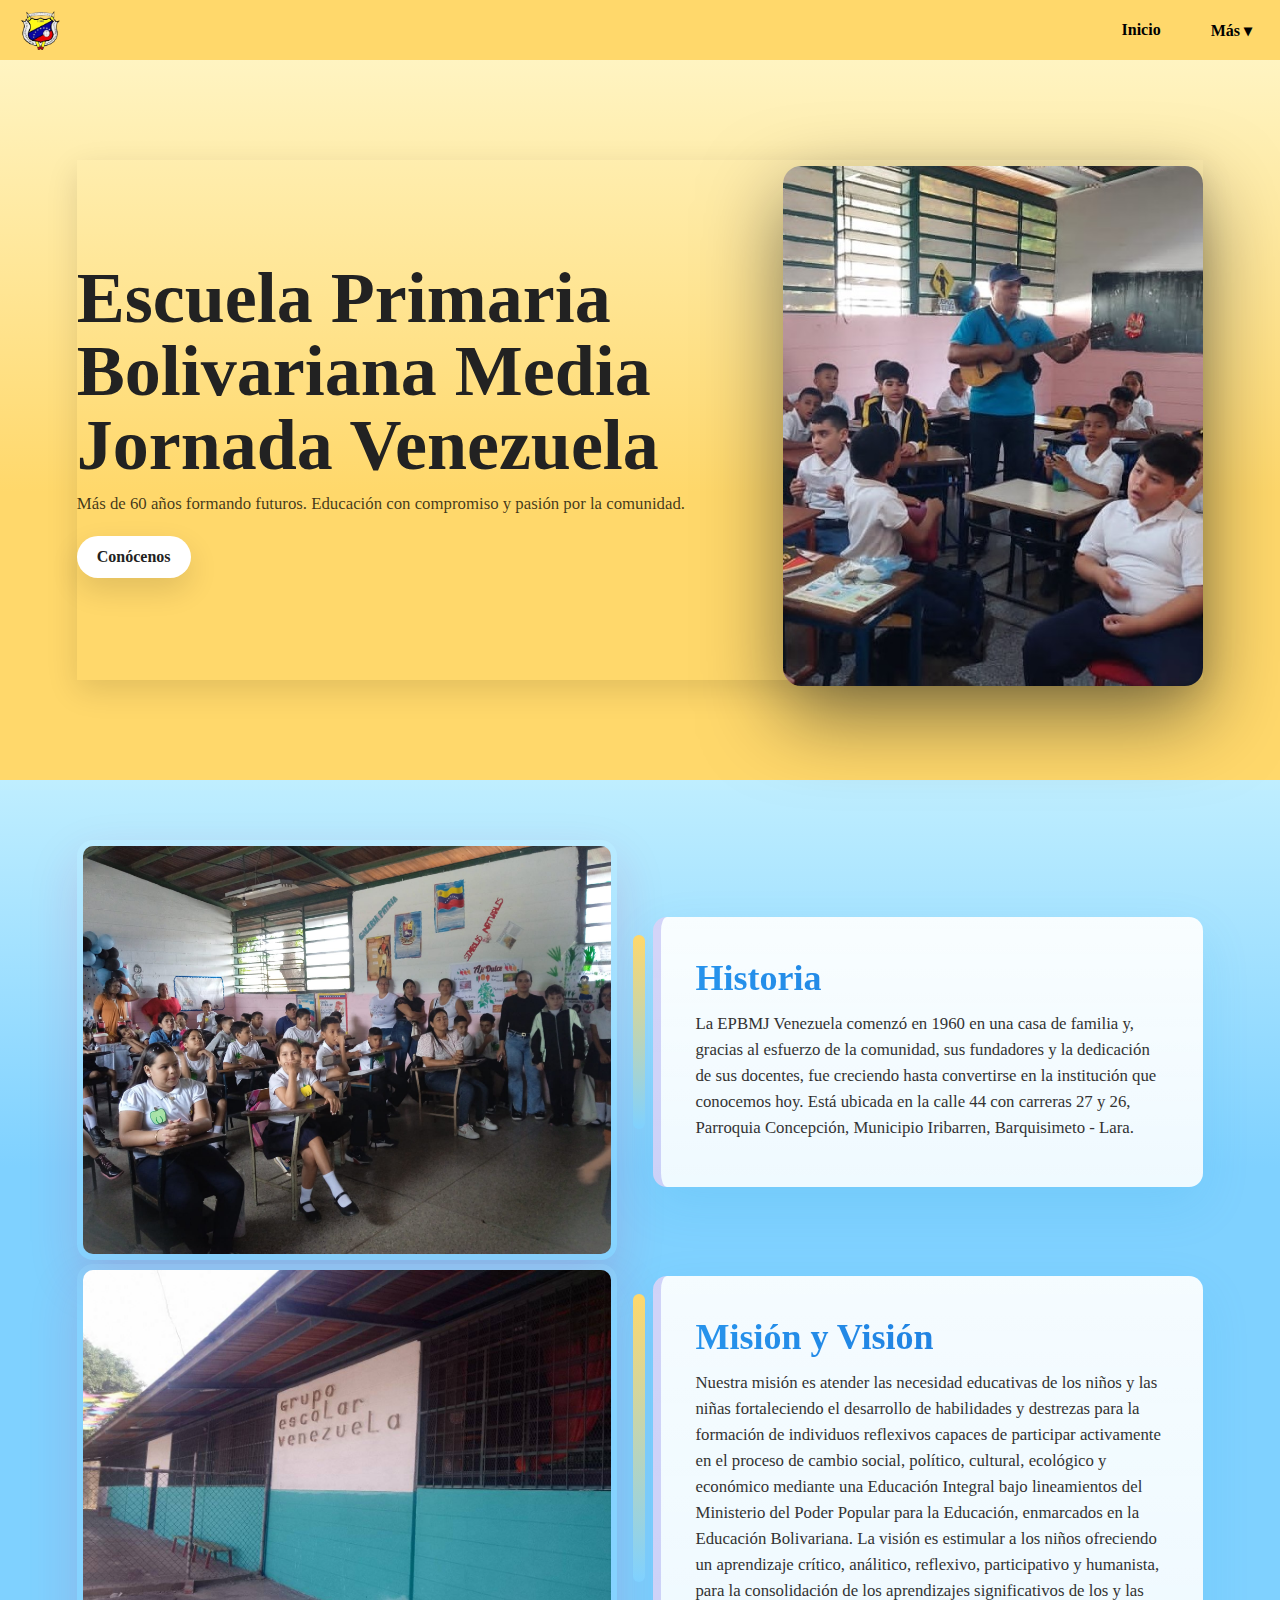
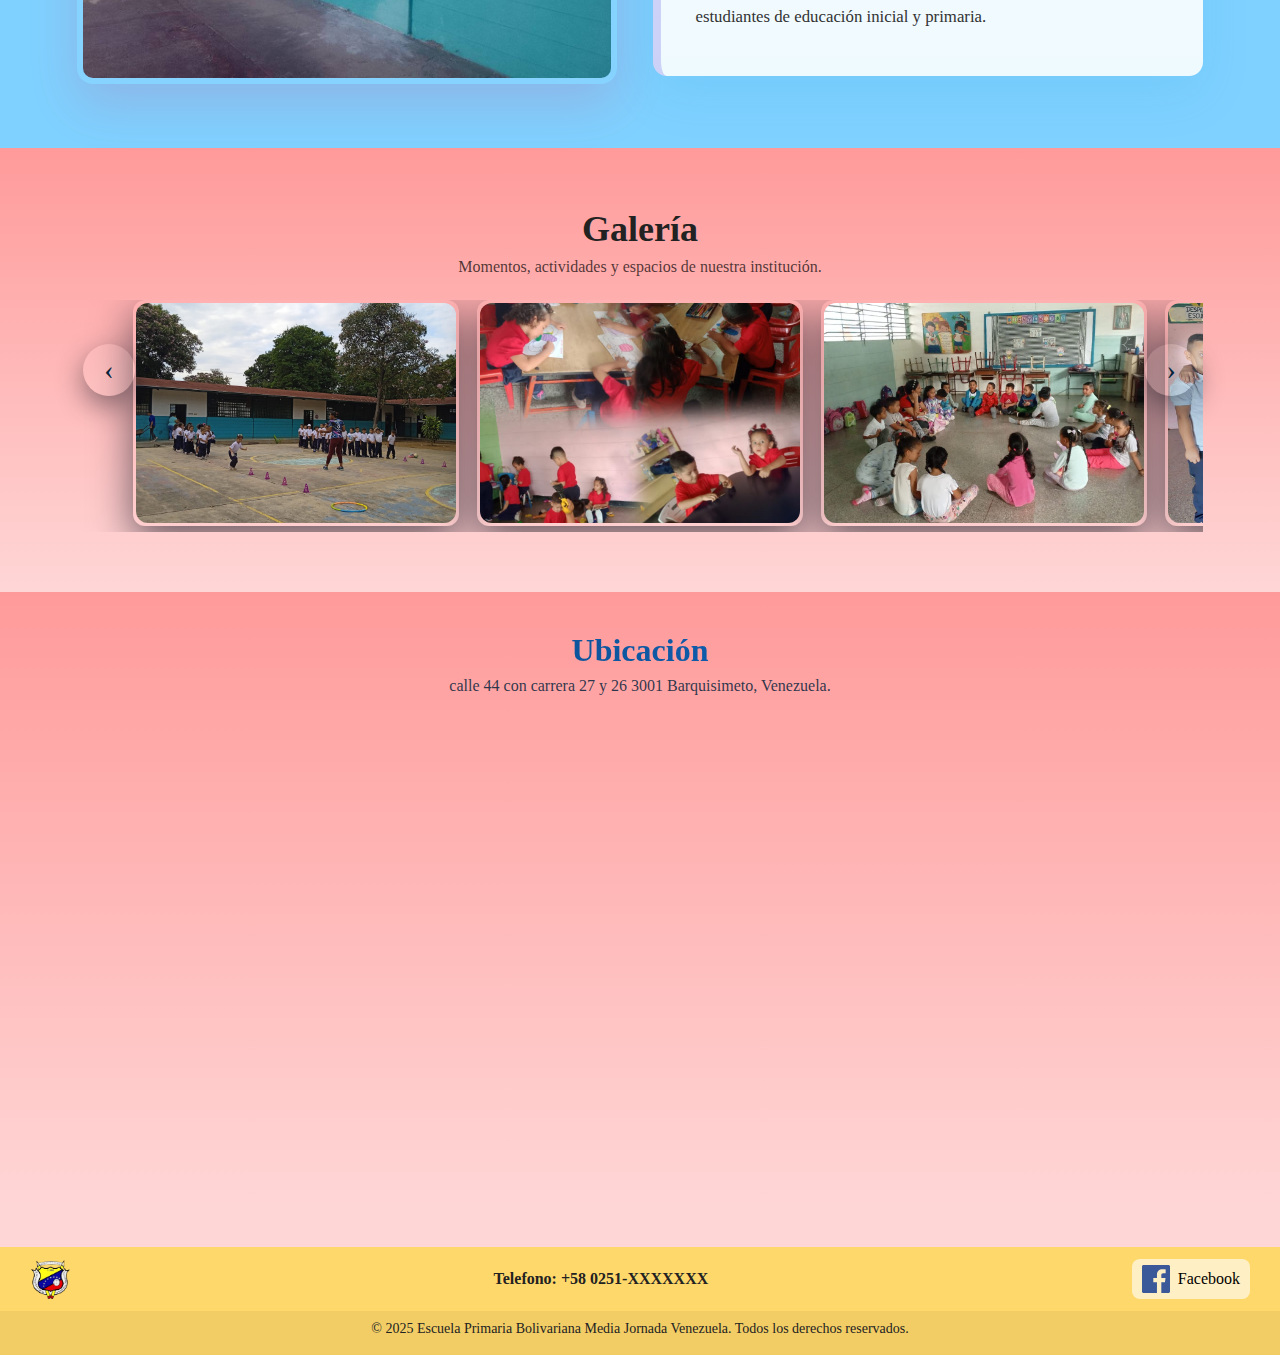
<file: index.html>
<!DOCTYPE html>
<html>
<head>
	<meta charset="utf-8">
	<meta name="viewport" content="width=device-width, initial-scale=1">
	<title>Escuela Primaria Media Jornada Venezuela</title>
	<link rel="stylesheet" href="archivos/css/style.css">
</head>
<body>
<header>
	<!-- SECCIÓN: Cabecera -->
	<nav class="cabecera">
		<img src="archivos/imgs/logoo.png" alt="logo de la institucion" class="logo">
		<details class="menu" role="navigation">
			<summary class="menu-summary" aria-haspopup="true">Menú ▾</summary>
		</details>
		<div class="items-cabecera" id="main-nav">
			<a href="#">Inicio</a>
			<details class="dropdown" role="menu">
				<summary class="drop-btn" aria-haspopup="true">Más ▾</summary>
				<ul class="drop-menu" role="menu" aria-label="Más">
					<li role="menuitem"><a href="#Nosotros">Nosotros</a></li>
					<li role="menuitem"><a href="#Galeria">Galeria</a></li>
					<li role="menuitem"><a href="#Ubicacion">Ubicacion</a></li>
					<li role="menuitem"><a href="Manual/Manual.html">Manual De Usuario</a></li>
				</ul>
			</details>
		</div>
	</nav>
    </header>
<!-- SECCIÓN: Inicio -->
	<section class="inicio">
		<div class="inicio-inner">
			<div class="i-left">
				<h1 class="hero-title">Escuela Primaria Bolivariana Media Jornada Venezuela</h1>
				<p class="hero-sub">Más de 60 años formando futuros. Educación con compromiso y pasión por la comunidad.</p>
				<a href="#Nosotros" class="cta-btn">Conócenos</a>
			</div>
			<div class="i-right" aria-hidden="true"></div>
		</div>
	</section>


<!-- SECCIÓN: Historia -->
	<section class="Nosotros" id="Nosotros">
		<div class="nosotros-inner">
			<div class="n-left" aria-hidden="true">
				<img src="archivos/imgs/aula1.jpg" alt="Aula histórica" class="imagen-01">
			</div>
			<div class="n-right">
				<div class="n-card">
					<div class="n-accent"></div>
					<h2 class="n-titulo">Historia</h2>
					<p class="n-info">La EPBMJ Venezuela comenzó en 1960 en una casa de familia y, gracias al esfuerzo de la comunidad, sus fundadores y la dedicación de sus docentes, fue creciendo hasta convertirse en la institución que conocemos hoy. Está ubicada en la calle 44 con carreras 27 y 26, Parroquia Concepción, Municipio Iribarren, Barquisimeto - Lara.</p>
					<a href="#" class="cta-small">Leer más</a>
				</div>
			</div>
		</div>
	    
		<div class="nosotros-inner">
			<div class="n-left" aria-hidden="true">
				<img src="archivos/imgs/frente.jpg" alt="Aula histórica" class="imagen-01">
			</div>
			<div class="n-right">
				<div class="n-card">
					<div class="n-accent"></div>
					<h2 class="n-titulo">Misión y Visión</h2>
					<p class="n-info">Nuestra misión es atender las necesidad educativas de los niños y las niñas fortaleciendo el desarrollo de habilidades y destrezas para la formación de individuos reflexivos capaces de participar activamente en el proceso de cambio social, político, cultural, ecológico y económico mediante una Educación Integral bajo lineamientos del Ministerio del Poder Popular para la Educación, enmarcados en la Educación Bolivariana. La visión es estimular a los niños ofreciendo un aprendizaje crítico, análitico, reflexivo, participativo y humanista, para la consolidación de los aprendizajes significativos de los y las estudiantes de educación inicial y primaria.</p>
					<a href="#" class="cta-small">Leer más</a>
				</div>
			</div>
		</div>
	</section>

	<!-- SECCIÓN: Galería -->
	<section class="galeria" id="Galeria">
		<div class="galeria-inner">
			<h2 class="g-title">Galería</h2>
			<p class="g-sub">Momentos, actividades y espacios de nuestra institución.</p>
			<div class="galeria-grid">
				<div class="g-item" id="slide1">
					<a class="g-prev" href="#slide6" aria-label="Anterior">‹</a>
					<img src="archivos/imgs/slider1.jpg" alt="Galeria 1">
					<a class="g-next" href="#slide2" aria-label="Siguiente">›</a>
				</div>
				<div class="g-item" id="slide2">
					<a class="g-prev" href="#slide1" aria-label="Anterior">‹</a>
					<img src="archivos/imgs/slider2.jpg" alt="Galeria 2">
					<a class="g-next" href="#slide3" aria-label="Siguiente">›</a>
				</div>
				<div class="g-item" id="slide3">
					<a class="g-prev" href="#slide2" aria-label="Anterior">‹</a>
					<img src="archivos/imgs/slider3.jpg" alt="Galeria 3">
					<a class="g-next" href="#slide4" aria-label="Siguiente">›</a>
				</div>
				<div class="g-item" id="slide4">
					<a class="g-prev" href="#slide3" aria-label="Anterior">‹</a>
					<img src="archivos/imgs/slider4.jpg" alt="Galeria 4">
					<a class="g-next" href="#slide5" aria-label="Siguiente">›</a>
				</div>
				<div class="g-item" id="slide5">
					<a class="g-prev" href="#slide4" aria-label="Anterior">‹</a>
					<img src="archivos/imgs/slider5.jpg" alt="Galeria 5">
					<a class="g-next" href="#slide6" aria-label="Siguiente">›</a>
				</div>
				<div class="g-item" id="slide6">
					<a class="g-prev" href="#slide5" aria-label="Anterior">‹</a>
					<img src="archivos/imgs/slider6.jpg" alt="Galeria 6">
					<a class="g-next" href="#slide1" aria-label="Siguiente">›</a>
				</div>
			</div>

			<!-- SECCIÓN: Controles Galería -->
			<button class="g-prev-global" aria-label="Anterior galería">‹</button>
			<button class="g-next-global" aria-label="Siguiente galería">›</button>
		</div>
	</section>
<!-- SECCIÓN: Ubicación -->
	<section class="ubicacion" id="Ubicacion">
		<div class="ubicacion-inner">
			<h2 class="u-title">Ubicación</h2>
			<p class="u-sub">calle 44 con carrera 27 y 26 3001 Barquisimeto, Venezuela.</p>
			<iframe src="https://www.google.com/maps/embed?pb=!1m18!1m12!1m3!1d982.0824631985554!2d-69.3364106118651!3d10.07203538055458!2m3!1f0!2f0!3f0!3m2!1i1024!2i768!4f13.1!3m3!1m2!1s0x8e8766fdfe63926f%3A0xd8ed5da8af1f9655!2sUnidad%20Educativa%20Venezuela!5e0!3m2!1ses-419!2sve!4v1761876866761!5m2!1ses-419!2sve"
			 width="600" height="450" style="border:0;" allowfullscreen="" loading="lazy" referrerpolicy="no-referrer-when-downgrade"></iframe>
		</div>
	</section>

	<footer>
<!-- SECCIÓN: Footer -->
	<div class="footer-inferior" id="Footer-Final">
		<div class="footer-izquierdo">
			<img src="archivos/imgs/logoo.png" alt="logo pequeño" class="footer-logo">
		</div>
		<div class="footer-centro">
			<p class="phone">Telefono: +58 0251-XXXXXXX</p>
		</div>
	<div class="footer-derecho">
		<a class="facebook-link" href="https://www.facebook.com/p/Escuela-Primaria-Bolivariana-Media-Jornada-Venezuela-Fundada-el-28051957-100064070348200/" title="Visítanos en Facebook" aria-label="Facebook" target="_blank" rel="noopener noreferrer">
	<!-- SECCIÓN: Icono FB -->
		<svg xmlns="http://www.w3.org/2000/svg" width="28" height="28" viewBox="0 0 24 24" fill="#3b5998" aria-hidden="true">
		<path d="M22.675 0h-21.35C.597 0 0 .597 0 1.326v21.348C0 23.403.597 24 1.326 24H12.82v-9.294H9.692v-3.622h3.128V8.413c0-3.1 1.893-4.788 4.659-4.788 1.325 0 2.463.099 2.795.143v3.24l-1.918.001c-1.504 0-1.796.715-1.796 1.763v2.312h3.587l-.467 3.622h-3.12V24h6.116C23.403 24 24 23.403 24 22.674V1.326C24 .597 23.403 0 22.675 0z"/>
		</svg>
		<span class="facebook-text">Facebook</span>
		</a>
		</div>
	</div>

	<div class="footer-bottom">
		<p>&copy; 2025 Escuela Primaria Bolivariana Media Jornada Venezuela. Todos los derechos reservados.</p>
	</div>
</footer>

<!-- SECCIÓN: Carousel JS -->
	<script src="archivos/JS/carousel.js"></script>
</body>
</html>
</file>
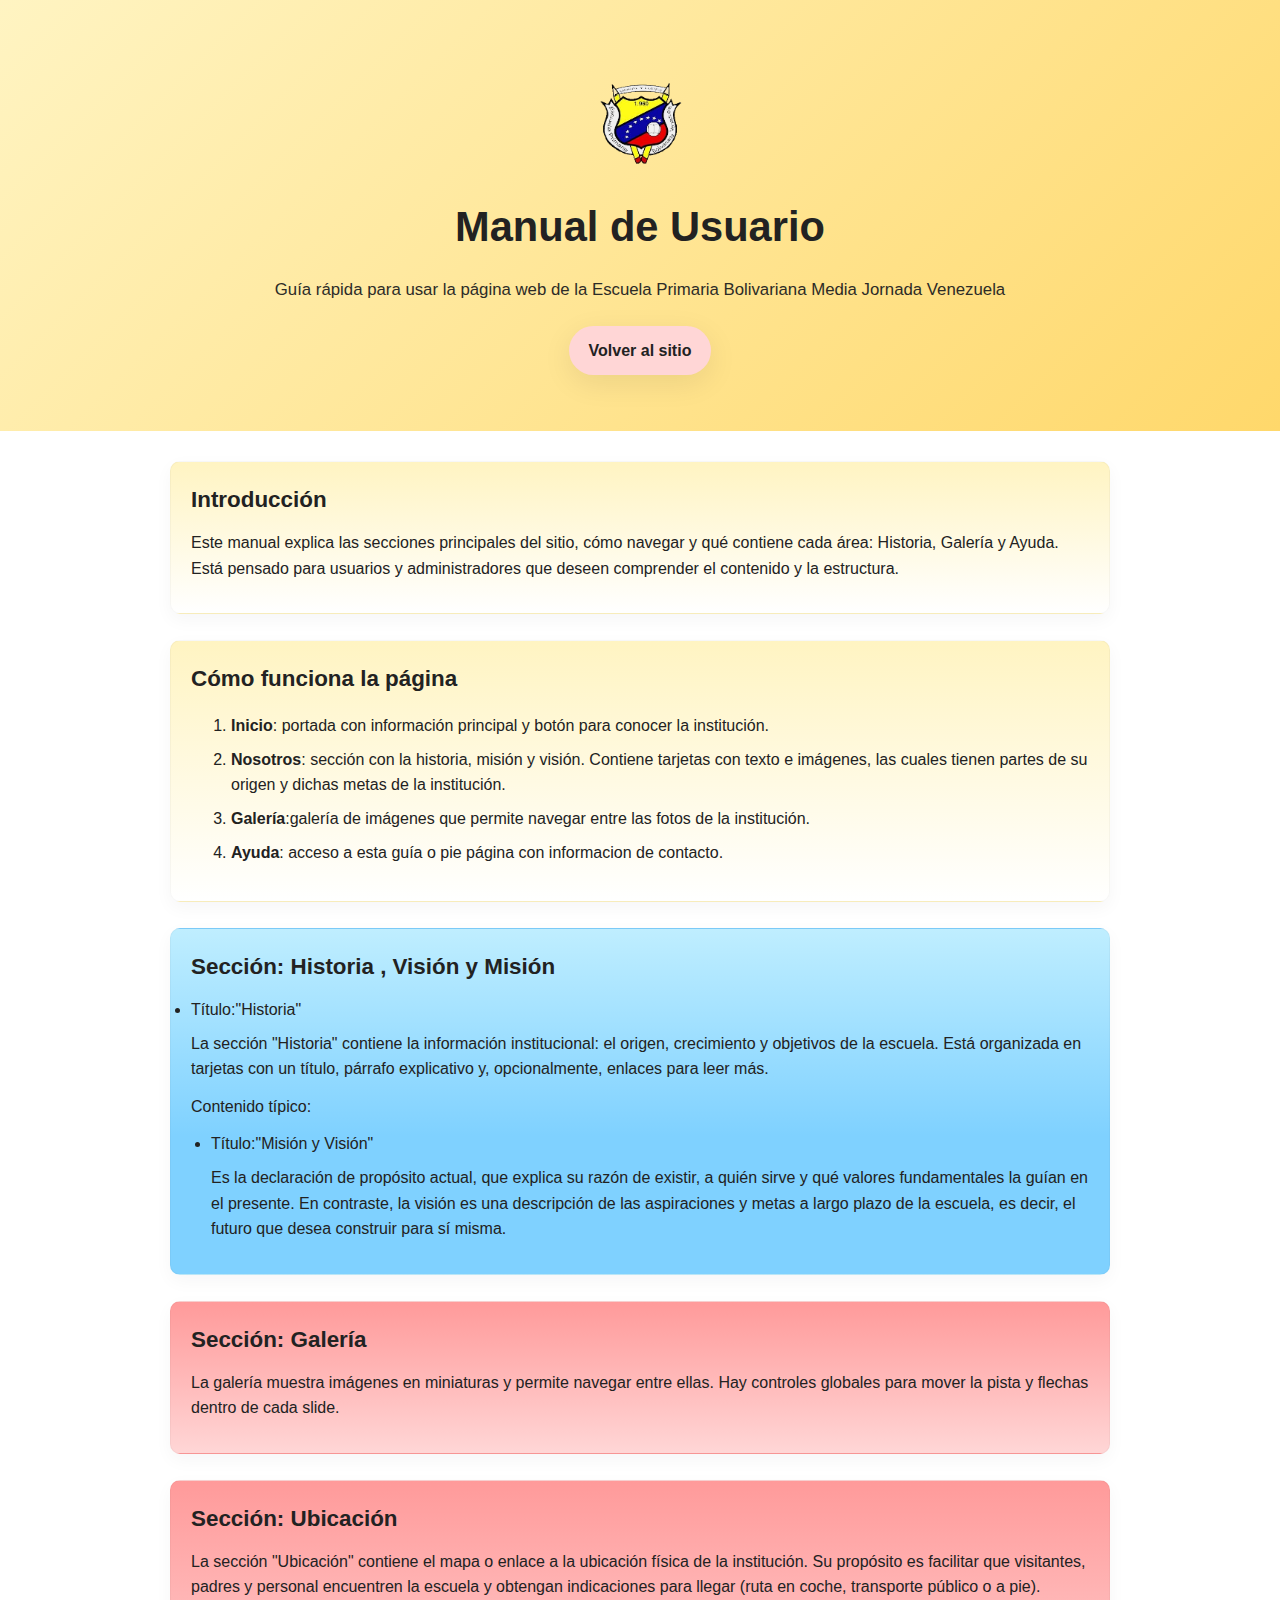
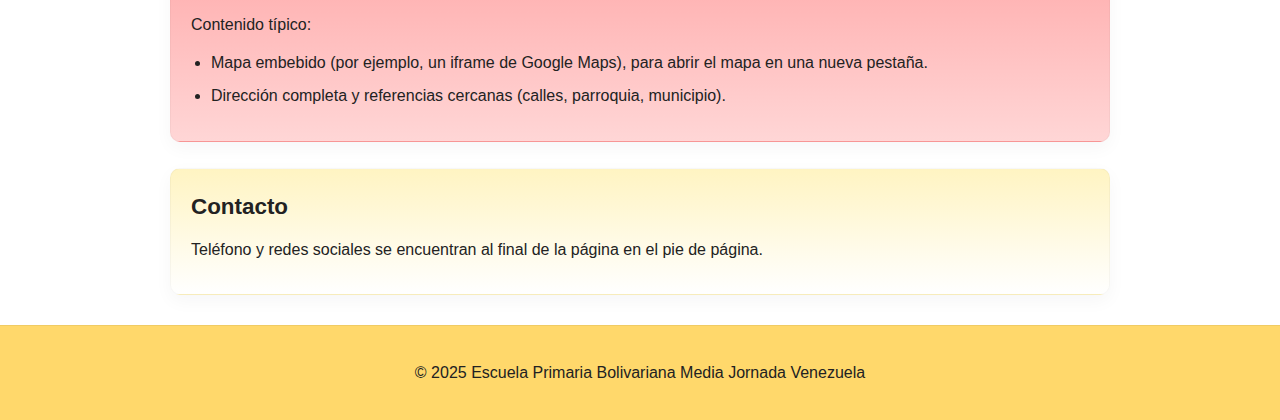
<file: Manual/Manual.html>
<!DOCTYPE html>
<!-- SECCIÓN: Manual -->
<html lang="es">
<head>
	<meta charset="utf-8">
	<meta name="viewport" content="width=device-width,initial-scale=1">
	<title>Manual de Usuario — EPBMJ Venezuela</title>
		<link rel="stylesheet" href="Manual.css">
	<meta name="description" content="Manual de usuario de la página: cómo usar las secciones (Inicio, Nosotros, Galería) y buenas prácticas.">
</head>
<body>
	<!-- SECCIÓN: Cabecera manual -->
	<header class="m-hero">
		<div class="m-hero-inner">
			<img src="../archivos/imgs/logoo.png" alt="Logo" class="m-logo">
			<h1>Manual de Usuario</h1>
			<p class="m-sub">Guía rápida para usar la página web de la Escuela Primaria Bolivariana Media Jornada Venezuela</p>
			<a class="m-cta" href="../index.html">Volver al sitio</a>
		</div>
	</header>

	<main class="m-container">
	<!-- SECCIÓN: Introducción -->
		<section id="introduccion">
			<h2>Introducción</h2>
			<p>Este manual explica las secciones principales del sitio, cómo navegar y qué contiene cada área: Historia, Galería y Ayuda. Está pensado para usuarios y administradores que deseen comprender el contenido y la estructura.</p>
		</section>

	<!-- SECCIÓN: Cómo funciona -->
		<section id="como-funciona">
			<h2>Cómo funciona la página</h2>
			<ol>
				<li><strong>Inicio</strong>: portada con información principal y botón para conocer la institución.</li>
				<li><strong>Nosotros</strong>: sección con la historia, misión y visión. Contiene tarjetas con texto e imágenes, las cuales tienen partes de su origen y dichas metas de la institución.</li>
				<li><strong>Galería</strong>:galería de imágenes que permite navegar entre las fotos de la institución.</li>
				<li><strong>Ayuda</strong>: acceso a esta guía o pie página con informacion de contacto.</li>
			</ol>
		</section>

	<!-- SECCIÓN: Historia -->
		<section id="historia">
			<h2>Sección: Historia , Visión y Misión</h2>
			<li>Título:"Historia"</li>
			<p>La sección "Historia" contiene la información institucional: el origen, crecimiento y objetivos de la escuela. Está organizada en tarjetas con un título, párrafo explicativo y, opcionalmente, enlaces para leer más.</p>
			<p>Contenido típico:</p>
			<ul>
				<li>Título:"Misión y Visión"</li>
				<p>Es la declaración de propósito actual, que explica su razón de existir, a quién sirve y qué valores fundamentales la guían en el presente. En contraste, la visión es una descripción de las aspiraciones y metas a largo plazo de la escuela, es decir, el futuro que desea construir para sí misma.</p>
			</ul>
		</section>

	<!-- SECCIÓN: Galería -->
		<section id="galeria">
			<h2>Sección: Galería</h2>
			<p>La galería muestra imágenes en miniaturas y permite navegar entre ellas. Hay controles globales para mover la pista y flechas dentro de cada slide.</p>
		</section>

	<!-- SECCIÓN: Ubicación -->
		<section id="ubicacion">
			<h2>Sección: Ubicación</h2>
			<p>La sección "Ubicación" contiene el mapa o enlace a la ubicación física de la institución. Su propósito es facilitar que visitantes, padres y personal encuentren la escuela y obtengan indicaciones para llegar (ruta en coche, transporte público o a pie).</p>
			<p>Contenido típico:</p>
			<ul>
				<li>Mapa embebido (por ejemplo, un iframe de Google Maps), para abrir el mapa en una nueva pestaña.</li>
				<li>Dirección completa y referencias cercanas (calles, parroquia, municipio).</li>
			</ul>
		</section>

	<!-- SECCIÓN: Contacto -->
		<section id="contacto">
			<h2>Contacto</h2>
			<p>Teléfono y redes sociales se encuentran al final de la página en el pie de página.</p>
		</section>
	</main>

	<!-- SECCIÓN: Pie manual -->
	<footer class="m-footer">
		<p>&copy; 2025 Escuela Primaria Bolivariana Media Jornada Venezuela</p>
	</footer>
</body>
</html>
</file>
<file: Manual/Manual.css>
/* Manual - estilos*/

/* Paleta aplicada directamente (sin variables):
   amarillo pastel claro: #fff4c2
   amarillo acento: #ffd86b
   azul pastel claro: #bfeeff
   azul acento: #7fd1ff
   rojo pastel claro: #ffd6d6
   rojo acento: #ff9a9a
   texto oscuro: #222222
*/

/* Reset básico */
* {
  box-sizing: border-box;
}

/* Base tipográfica */
body {
  font-family: Trebuchet MS, Segoe UI, Arial, sans-serif;
  margin: 0;
  color: #111;
  font-size: 16px;
  line-height: 1.6;
  background: #fff;
}

/* Portada / Hero  */
.m-hero {
  /* Cabecera del manual: amarillo pastel */
  background: linear-gradient(135deg, #fff4c2, #ffd86b);
  color: #222222;
  padding: 80px 20px 56px;
  text-align: center;
}

.m-hero-inner {
  max-width: 1100px;
  margin: 0 auto;
}

.m-logo {
  width: 84px;
  height: auto;
  margin-bottom: 14px;
}

.m-hero h1 {
  font-size: 2.6rem;
  margin: 8px 0;
}

.m-sub {
  opacity: .95;
  margin-bottom: 22px;
  font-size: 1.05rem;
}

.m-cta {
  display: inline-block;
  background: #ffd6d6;
  color: #222222;
  padding: 12px 20px;
  border-radius: 999px;
  text-decoration: none;
  font-weight: 700;
  box-shadow: 0 8px 30px rgba(0,0,0,.08);
}

/* Contenido principal*/
.m-container {
  max-width: 980px;
  margin: 30px auto;
  padding: 0 20px;
}

.m-container section {
  margin-bottom: 26px;
  padding: 20px;
  background: #fff;
  border-radius: 10px;
  box-shadow: 0 6px 18px rgba(15,23,42,0.04);
  border: 1px solid rgba(0,0,0,0.03);
}

.m-container h2 {
  color: #222222;
  margin: 0 0 12px;
  font-size: 1.4rem;
}

.m-container p {
  margin: 0 0 12px;
  color: #222;
}

.m-container ul {
  margin: 0 0 12px 20px;
  padding: 0;
}

.m-container li {
  margin-bottom: 8px;
}

.m-container code {
  background: #f3f4f6;
  padding: 4px 8px;
  border-radius: 6px;
  color: #111;
  font-size: .95rem;
}

/* Pie del manual */
.m-footer {
  text-align: center;
  padding: 18px 10px;
  background: #ffd86b;
  color: #222222;
  border-top: 1px solid rgba(0,0,0,0.06);
  margin-top: 20px;
}

/* Secciones específicas: aplicar colores según la paleta */
#introduccion { background: linear-gradient(180deg, #fff4c2 0%, #fff 100%); color: #222222; }
#como-funciona { background: linear-gradient(180deg, #fff4c2 0%, #fff 100%); color: #222222; }
#historia { background: linear-gradient(180deg, #bfeeff 0%, #7fd1ff 60%); color: #222222; }
#galeria { background: linear-gradient(180deg, #ff9a9a 0%, #ffd6d6 100%); color: #222222; }
#ubicacion { background: linear-gradient(180deg, #ff9a9a 0%, #ffd6d6 100%); color: #222222; }
#contacto { background: linear-gradient(180deg, #fff4c2 0%, #fff 100%); color: #222222; }

/* Ajustes para pantallas pequeñas */
@media (max-width: 640px) {
  .m-hero {
    padding: 42px 12px;
  }
  .m-hero h1 {
    font-size: 1.8rem;
  }
  .m-logo {
    width: 56px;
  }
  .m-container {
    padding: 0 14px;
  }
  .m-container section {
    padding: 14px;
  }
}
</file>
<file: archivos/css/style.css>
/* Reset / estilos globales        */
/* Uso: normalizar paddings/margins y definir la fuente base */
* {
	padding: 0;
	margin: 0;
	box-sizing: border-box;
	font-family: Trebuchet MS;
}

/* Paleta aplicada directamente (variables eliminadas). Usamos colores literales para compatibilidad */
/* amarillo pastel claro: #fff4c2, amarillo acento: #ffd86b */
/* azul pastel claro: #bfeeff, azul acento: #7fd1ff */
/* rojo pastel claro: #ffd6d6, rojo acento: #ff9a9a */
/* texto oscuro: #222222, blanco: #ffffff */

/* Header / navegación principal  */
/* Uso: barra superior, contiene logo y enlaces de navegación */
header {
	/* Cabecera: mismo color que footer inferior (amarillo pastel) */
	background-color: #ffd86b;
	width: 100%;
	height: 60px;
	text-align: center;
}

.cabecera {
	display: flex;
	justify-content: space-between;
	align-items: center;
	height: 60px;
	padding: 0 20px;
	gap: 20px;
}

.logo {
	/* Logo del sitio: tamaño y comportamiento */
	height: 40px;
	width: 40px;
	object-fit: contain;
}


/* Menu (mobile-first): envolvemos .items-cabecera dentro de <details class="menu"> */
.menu { display: block; }
/* Siempre mostrar la lista de navegación: forzamos .items-cabecera visible en todos los tamaños */
.menu summary.menu-summary {
	/* ocultamos el summary ya que los enlaces estarán siempre visibles */
	display: none;
}
.menu summary.menu-summary::-webkit-details-marker { display: none; }

/* Mostrar siempre el contenedor de enlaces (no se oculta en móvil) */
.menu + .items-cabecera {
    display: flex;
    flex-direction: row; /* mostrar en fila en todos los dispositivos */
    gap: 20px;
    align-items: center;
    background: transparent; /* mantener la cabecera uniforme */
    padding: 0 8px;
    margin-left: auto; /* empujar enlaces a la derecha */
    overflow: visible; /* permitir que el dropdown salga del contenedor */
}

/* Enlaces dentro del menú (móvil) */
.menu + .items-cabecera a,
.menu[open] + .items-cabecera a {
	font-size: 1rem; /* unidades relativas para consistencia */
	color: #000;
	padding: 8px 12px;
	border-radius: 8px;
	text-align: center;
}

/* Establecer tamaño del teléfono en footer (legible) */
.phone {
	font-size: 1rem;
	font-weight: 700;
}

/* En pantallas más grandes mostramos el menú en línea (fila) */
@media (min-width: 700px) {
	/* En pantallas anchas ocultamos el summary principal y mostramos los enlaces en fila */
	.menu summary.menu-summary { display: none; }
	/* Mostrar siempre el contenedor de enlaces (siguiente sibling del details) */
	.menu + .items-cabecera {
		display: flex;
		flex-direction: row;
		background: transparent;
		padding: 0;
		gap: 30px;
		align-items: center;
	}
	.menu + .items-cabecera a { color: black; }
	.menu + .items-cabecera a { padding: 8px 12px; }

	/* Asegurar que el submenú 'Más ▾' se muestre siempre en la barra superior en desktop */
	.menu + .items-cabecera .dropdown {
		position: relative;
		display: inline-block;
	}
	.menu + .items-cabecera .dropdown > summary.drop-btn {
		display: inline-block; /* mostrar el trigger en línea junto a los enlaces */
		color: black;
		background: transparent;
		padding: 6px 8px;
		margin: 0;
	}
	/* Quitar marcador por defecto del summary en navegadores que lo muestran */
	.menu + .items-cabecera .dropdown > summary.drop-btn::-webkit-details-marker { display: none; }
	.menu + .items-cabecera .dropdown > summary.drop-btn::marker { display: none; }
	/* Mantener el menú desplegable posicionado respecto al trigger */
	.menu + .items-cabecera .drop-menu { right: 0; left: auto; }
}

.items-cabecera a {
	/* Estilo de los enlaces en la cabecera */
	font-weight: bold;
	color: black;
	text-decoration: none;
	transition: background-color 0.3s;
}

.items-cabecera a:hover {
	/* Efecto hover para enlaces de cabecera */
	background-color: #5b7feb;
}

/* Menu Desplegable "Más"*/
.dropdown{position:relative}
/* .drop-btn applies to both button and summary (cuando usamos <details>) */
.drop-btn, .dropdown > summary.drop-btn {
	background: transparent;
	border: none;
	color: #000;
	font-weight: 700;
	cursor: pointer;
	padding: 8px 10px;
	border-radius: 6px;
	display: inline-block;
}
.drop-btn:focus, .dropdown > summary.drop-btn:focus{outline:2px solid rgba(0,0,0,0.12)}
.drop-menu{position:absolute;top:calc(100% + 8px);right:0;min-width:160px;background:#fff;border-radius:8px;box-shadow:0 10px 30px rgba(0,0,0,0.18);display:none;flex-direction:column;padding:6px 6px;list-style:none;z-index:50}
.drop-menu li{margin:0}
.drop-menu a{display:block;padding:8px 12px;color:#000;text-decoration:none;border-radius:6px}
.drop-menu a:hover{background:rgba(91,127,235,0.08)}
/* Mostrar en hover (PC) o cuando el dropdown tiene foco interno (teclado) */
.dropdown:hover .drop-menu,.dropdown:focus-within .drop-menu,.dropdown[open] .drop-menu{display:flex}

/* Pequeño ajuste: el dropdown se maneja con posicionamiento absoluto
	 para poder mostrarlo como panel emergente tanto en escritorio como en móvil. */

/* ------------------------------- */
/* Sección HERO / inicio principal */
/* Uso: portada grande con título, subtítulo y CTA */
/* ------------------------------- */
.inicio {
	/* Inicio: degradado amarillo pastel */
	background: linear-gradient(180deg, #fff4c2 0%, #ffd86b 60%);
	color: #222222;
	min-height: 80vh;
	display: flex;
	align-items: center;
	padding: 60px 6%;
}

.inicio-inner {
	/* Contenedor interno centrado y con máximo ancho */
	display: flex;
	align-items: center;
	justify-content: space-between;
	width: 100%;
	box-shadow: 0 10px 30px rgba(0,0,0,0.12);
	transition: transform .15s ease, box-shadow .15s ease;
}

/* Ajustes del contenido del hero */
.inicio-inner { max-width: 1200px; margin: 0 auto; gap: 36px; }
.i-left { flex: 1 1 60%; }
.i-left .hero-title { font-size: 4.5rem; line-height: 1.02; font-weight: 900; margin-bottom: 12px; color: #222222; }
.hero-sub { font-size: 1.05rem; color: rgba(0,0,0,0.75); margin-bottom: 22px; max-width: 640px; }
.cta-btn {
	display: inline-block;
	background: #ffffff; /* botón blanco sobre fondo pastel */
	color: #222222;
	padding: 12px 20px;
	border-radius: 999px;
	text-decoration: none;
	font-weight: 700;
	box-shadow: 0 12px 30px rgba(0,0,0,0.12);
}
.cta-btn:active { transform: translateY(-2px); }

@media (max-width: 900px) {
	/* Mantener la cabecera en una sola línea en pantallas pequeñas */
	.cabecera { flex-wrap: nowrap; }
	.logo { height: 36px; width: 36px; }

	/* Mostrar los enlaces en fila compacta dentro de la cabecera en móvil; no ocultamos enlaces */
	.menu + .items-cabecera {
		display: flex;
		flex-direction: row;
		gap: 8px;
		align-items: center;
		background: transparent; /* quitar fondo para no aumentar altura */
		padding: 0;
		margin-left: auto; /* empujar enlaces a la derecha */
		white-space: nowrap;
		overflow-x: auto; /* permitir desplazamiento horizontal si hace falta */
		-webkit-overflow-scrolling: touch;
	}

	.menu + .items-cabecera a,
	.menu[open] + .items-cabecera a {
		padding: 6px 8px; /* menos padding para que quepan */
		font-size: 0.95rem;
	}

	/* Estilo del dropdown en móvil: panel emergente bonito anclado al trigger */
	.menu + .items-cabecera .dropdown { position: relative; }
	.menu + .items-cabecera .dropdown .drop-menu {
		/* En móvil colocamos el panel como fixed para evitar que se recorte por overflow */
		position: fixed;
		top: calc(60px + 8px); /* justo debajo de la cabecera */
		right: 12px;
		left: auto;
		min-width: 180px;
		max-width: 320px;
		max-height: calc(100vh - 96px);
		background: #ffffff;
		box-shadow: 0 14px 40px rgba(0,0,0,0.18);
		border-radius: 12px;
		padding: 10px;
		display: none;
		flex-direction: column;
		z-index: 9999;
		overflow: auto; /* permitir scroll interno si hay muchos items */
	}
	.menu + .items-cabecera .dropdown[open] .drop-menu { display: flex; }
	.drop-menu a{ padding: 8px 10px; border-radius:8px }
	.drop-menu a:hover{ background: rgba(91,127,235,0.06); }

	.hero-title { font-size: 2.25rem; }
	.i-right { width: 80%; height: 420px; max-width: 420px; }
}

.cta-btn:hover,
.cta-btn:focus {
	/* Interacción del botón*/
	transform: translateY(-4px);
	box-shadow: 0 16px 40px rgba(0,0,0,0.22);
}

.i-right {
	/* Columna derecha del hero (imagen) */
	flex: 0 0 420px;
	width: 420px;
	height: 520px;
	background-image: url('../imgs/aula02.jpg');
	background-size: cover;
	background-position: center;
	border-radius: 18px;
	box-shadow: 0 30px 80px rgba(2,9,23,0.5);
	transform: translateY(6px);
}

/* Sección Nosotros / Historia */
.Nosotros {
	padding: 60px 6%;
	/* Sección Nosotros: azul pastel */
	background: linear-gradient(180deg, #bfeeff 0%, #7fd1ff 40%);
}

.nosotros-inner {
	/* Layout en dos columnas para la sección Historia */
	display: flex;
	align-items: center;
	gap: 36px;
	max-width: 1200px;
	margin: 0 auto;
}

.n-left { flex: 0 0 48%; }

.n-right { flex: 1 1 52%; }

.imagen-01 {
	/* Imagen destacada dentro de la sección Nosotros */
	width: 100%;
	height: 420px;
	object-fit: cover;
	border-radius: 16px;
	box-shadow: 0 20px 50px rgba(216,27,96,0.15);
	border: 6px solid rgba(255,255,255,0.06);
	transform: translateY(0);
}

.n-card {
	/* Tarjeta blanca con el texto de la historia */
	position: relative;
	padding: 34px 34px 28px 34px;
	border-radius: 14px;
	background: linear-gradient(180deg, rgba(255,255,255,0.92), rgba(255,255,255,0.88));
	box-shadow: 0 18px 50px rgba(27, 156, 216, 0.12);
	border-left: 8px solid rgba(46, 27, 216, 0.18);
}

.n-accent {
	/* Barra vertical de acento para la tarjeta de historia */
	position: absolute;
	left: -28px;
	top: 18px;
	width: 12px;
	height: 72%;
	background: linear-gradient(180deg, #ffd86b, #7fd1ff);
	border-radius: 8px;
}

.n-titulo {
	/* Título de la sección Historia con degradado text-clip */
	font-size: 2.25rem;
	margin: 6px 0 12px 0;
	font-weight: 800;
	background: linear-gradient(90deg, #2693ec, #1b73d8);
	-webkit-background-clip: text;
	background-clip: text;
	color: transparent;
}

.n-info {
	/* Párrafo principal de la historia */
	font-size: 1.05rem;
	color: #333;
	line-height: 1.55;
	margin-bottom: 18px;
}

.cta-small { display: none; }

/* Footer / pie de página         */
footer {
	background-color: #ffd86b;
	color: #222222;
	margin-top: 40px;
}

.footer-inferior {
	display: flex;
	justify-content: space-between;
	align-items: center;
	padding: 12px 30px;
	gap: 20px;
}

.footer-izquierdo .phone {
	font-weight: bold;
}

.footer-derecho {
	display: flex;
	align-items: center;
	gap: 10px;
}

.footer-logo {
	height: 40px;
	width: 40px;
	object-fit: contain;
}

.footer-centro {
	flex: 1 1 auto;
	display: flex;
	justify-content: center;
	align-items: center;
}

.footer-izquierdo {
	display: flex;
	align-items: center;
}

.facebook-link {
	display: inline-flex;
	align-items: center;
	gap: 8px;
	text-decoration: none;
	color: black;
	background-color: rgba(255,255,255,0.6);
	padding: 6px 10px;
	border-radius: 8px;
	transition: background-color 0.2s, transform 0.15s;
}

.facebook-link:hover,
.facebook-link:focus {
	background-color: rgba(255,255,255,0.85);
	transform: translateY(-2px);
}

.facebook-link svg {
	display: block;
}

.footer-bottom {
	text-align: center;
	padding: 10px 0 18px 0;
	background-color: rgba(0,0,0,0.05);
	font-size: 14px;
}

/* Ajustes para pantallas pequeñas */
@media (max-width: 700px) {
	.cabecera { gap: 20px; }
	.items-cabecera { gap: 16px; }
	.footer-inferior { flex-direction: column; align-items: flex-start; }
	.imagen-01 { width: 90%; height: auto; margin: 20px auto; float: none; }
}

@media (max-width: 900px) {

	/* Mantener la cabecera en una sola línea en pantallas pequeñas */
	.cabecera { flex-wrap: nowrap; }
	.logo { height: 36px; width: 36px; }

	/* Mostrar los enlaces en fila compacta dentro de la cabecera en móvil, sin que salgan */
	.menu + .items-cabecera {
		display: flex;
		flex-direction: row;
		gap: 8px;
		align-items: center;
		background: transparent; /* quitar fondo para no aumentar altura */
		padding: 0;
		margin-left: auto; /* empujar enlaces a la derecha */
		white-space: nowrap;
		overflow-x: auto; /* permitir desplazamiento horizontal si hace falta */
		-webkit-overflow-scrolling: touch;
	}

	.menu + .items-cabecera a,
	.menu[open] + .items-cabecera a {
		padding: 6px 8px; /* menos padding para que quepan */
		font-size: 0.95rem;
	}


	.hero-title { font-size: 1.8rem; }
	.i-left .hero-title { font-size: 1.9rem; }
	.i-right { display: block; width: 200px; height: 260px; flex: 0 0 200px; }
}

@media (max-width: 760px) {
	.nosotros-inner { flex-direction: column; }
	.n-left, .n-right { width: 100%; }
	.imagen-01 { height: 300px; }
	.n-card { padding: 22px; }
	.n-titulo { font-size: 1.75rem; }
}

/* Sección Galería                */
.galeria {
	padding: 60px 6%;
	/* Galería: rojo pastel */
	background: linear-gradient(180deg, #ff9a9a 0%, #ffd6d6 100%);
	color: #222222;
}

/* Ubicación: usar la misma paleta roja pastel que la galería */
.ubicacion {
	padding: 40px 6%;
	background: linear-gradient(180deg, #ff9a9a 0%, #ffd6d6 100%);
	color: #222222;
}

.galeria-inner {
	max-width: 1200px;
	margin: 0 auto;
	text-align: center;
	position: relative; /* permitir posicionamiento absoluto de controles globales */
}

.g-title {
	font-size: 2.25rem;
	margin-bottom: 8px;
	font-weight: 800;
	color: #222222;
}

.g-sub {
	color: rgba(0,0,0,0.7);
	margin-bottom: 24px;
}

.galeria-grid {
	/* Pista horizontal desplazable (sin JS): miniaturas en fila */
	display: flex;
	gap: 18px;
	overflow-x: auto;
	scroll-behavior: smooth;
	-webkit-overflow-scrolling: touch;
	padding-bottom: 6px;
	/* espacio lateral para que las flechas posicionadas "fuera" no se recorten */
	padding-left: 56px;
	padding-right: 56px;
	scroll-snap-type: x mandatory;
	position: relative;
}

.g-item {
	display: block;
	/* Permitimos overflow visible para que las flechas posicionadas "fuera"
	   no queden recortadas.*/
	overflow: visible;
	border-radius: 12px;
	box-shadow: 0 14px 40px rgba(2,9,23,0.6);
	transition: transform .25s ease, box-shadow .25s ease;
	border: 3px solid rgba(255,255,255,0.03);
	flex: 0 0 calc(33.333% - 12px);
	scroll-snap-align: center;
	position: relative; /* para posicionar las flechas relativas al item */
}

.g-item img {
	width: 100%;
	height: 220px;
	object-fit: cover;
	display: block;
	transition: transform .35s ease;
	/* Aplicar border-radius a la imagen para mantener el recorte visual */
	border-radius: 12px;
}

/* Ocultar scrollbar visualmente pero permitir scroll (estética) */
.galeria-grid::-webkit-scrollbar { height: 8px; display: none; }
.galeria-grid { -ms-overflow-style: none; scrollbar-width: none; }

/* Flechas de navegación (enlaces dentro de cada miniatura) */
.g-prev, .g-next {
	position: absolute;
	top: 50%;
	transform: translateY(-50%);
	background: rgba(255,255,255,0.08);
	color: #fff;
	width: 44px;
	height: 44px;
	border-radius: 999px;
	display: flex;
	align-items: center;
	justify-content: center;
	text-decoration: none;
	font-size: 22px;
	box-shadow: 0 8px 20px rgba(0,0,0,0.4);
	opacity: 0.98;
	z-index: 12;
}

/* Ocultamos las flechas por-slide ahora que tenemos controles globales */
.g-item .g-prev, .g-item .g-next { display: none; }

/* Controles globales colocados fuera de la pista */
.g-prev-global, .g-next-global {
    position: absolute;
    top: 50%;
    transform: translateY(-50%);
    background: rgba(255,255,255,0.09);
    color: #05233b;
    width: 52px;
    height: 52px;
    border-radius: 999px;
    display: flex;
    align-items: center;
    justify-content: center;
    border: none;
    font-size: 28px;
    box-shadow: 0 10px 28px rgba(2,9,23,0.45);
    cursor: pointer;
    z-index: 20;
}
.g-prev-global { left: 6px; }
.g-next-global { right: 6px; }
.g-prev-global:focus, .g-next-global:focus { outline: 3px solid rgba(255,255,255,0.18); }
/* Colocar las flechas justo fuera de la miniatura para que parezcan globales */
.g-prev { left: -48px; }
.g-next { right: -48px; }
.g-prev:hover, .g-next:hover { transform: translateY(-50%) scale(1.05); background: rgba(255,255,255,0.12); }

.g-item:hover {
	transform: translateY(-6px) scale(1.02);
	box-shadow: 0 24px 60px rgba(2,9,23,0.75);
}

.g-item:hover img { transform: scale(1.08); }

/* Ajustes responsivos para la galería */
@media (max-width: 900px) {
	.galeria-grid { grid-template-columns: repeat(2, 1fr); }
	.g-item img { height: 200px; }
}

@media (max-width: 520px) {
	.galeria-grid { grid-template-columns: 1fr; }
	.g-item img { height: 260px; }
}

/* Ajustes para mostrar las flechas fuera pero sin recortes en móviles */
@media (max-width: 720px) {
	.galeria-grid { padding-left: 18px; padding-right: 18px; }
	.g-prev { left: 6px; }
	.g-next { right: 6px; }
	.g-item img { height: 160px; }
}

/* Sección Ubicación             */
.ubicacion {
	padding: 40px 6%;
	/* Ubicación: rojo pastel (coincide con galería) */
	background: linear-gradient(180deg, #ff9a9a 0%, #ffd6d6 100%);
	color: #222222; /* texto oscuro para mejor legibilidad sobre el rojo claro */
}
.ubicacion-inner {
	max-width: 1200px;
	margin: 0 auto;
	text-align: center;
}
.u-title {
	font-size: 2rem;
	margin-bottom: 8px;
	font-weight: 800;
	/* degradado de texto acorde a otros títulos */
	background: linear-gradient(90deg, #013d6e, #1b73d8);
	-webkit-background-clip: text;
	background-clip: text;
	color: transparent;
}
.u-sub {
	color: rgba(5,35,59,0.85);
	margin-bottom: 18px;
	font-size: 1rem;
}
.map-placeholder {
	min-height: 260px;
	background: #ffffff;
	border-radius: 12px;
	border: 1px solid rgba(5,35,59,0.06);
	box-shadow: 0 12px 30px rgba(27,156,216,0.06);
	display: flex;
	align-items: center;
	justify-content: center;
	color: #666;
	padding: 18px;
	margin-top: 10px;
}

body{
	/* Fondo global: rojo pastel claro, como solicitaste */
	background-color: #ffd6d6;
}
@media (max-width: 900px) {
	.u-title { font-size: 1.6rem; }
	.map-placeholder { min-height: 200px; }
}

@media (max-width: 520px) {
	.u-title { font-size: 1.25rem; }
	.map-placeholder { min-height: 160px; }
}
</file>
